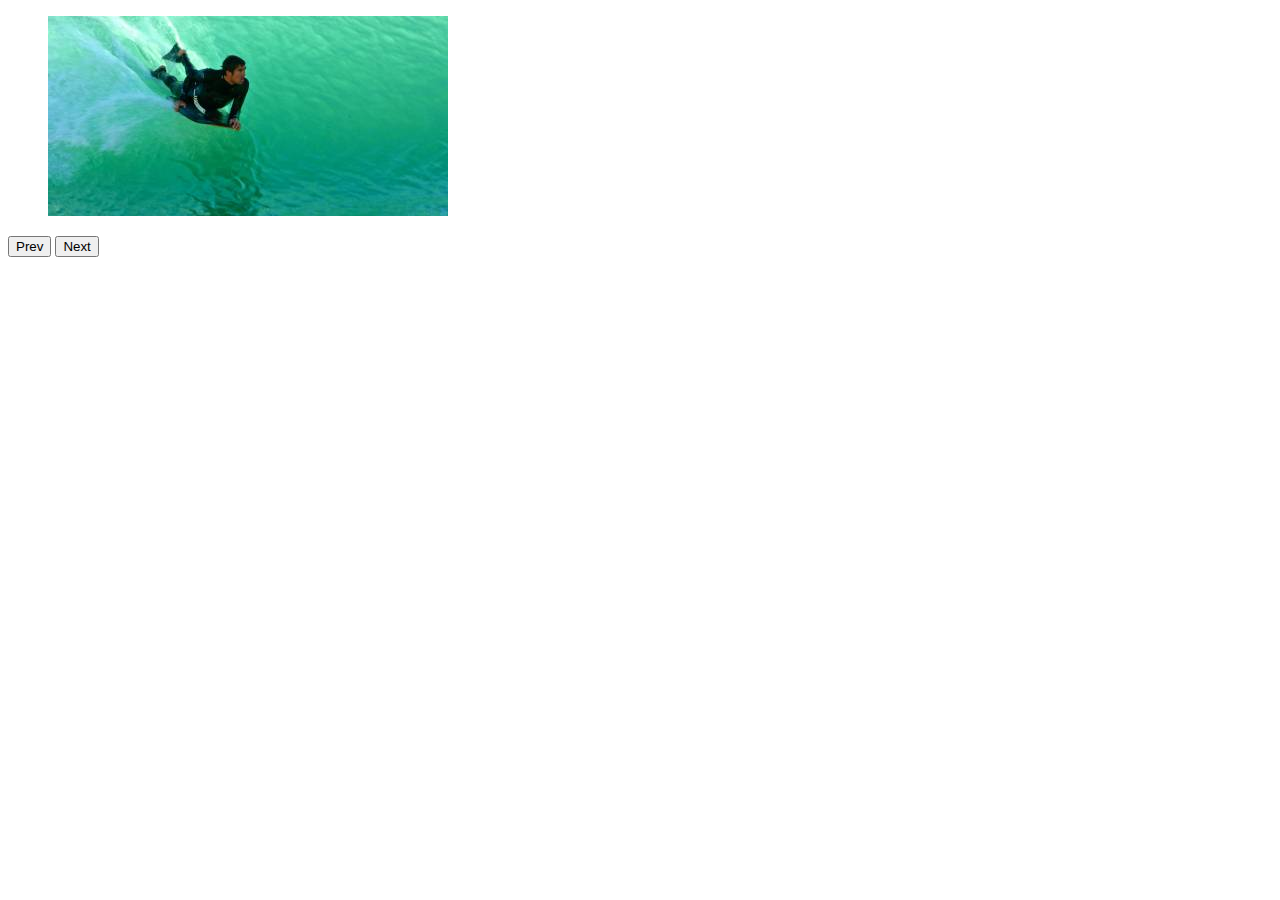
<file: 1_Slider/index.html>
<!DOCTYPE html>
<html lang="en">
<head>
    <meta charset="UTF-8">
    <title>Slider</title>
    <link rel="stylesheet" href="css/style.css">
</head>
<body>

<div class="slider">
    <ul>
        <li><img src="images/1.jpeg"></li>
        <li><img src="images/2.jpeg"></li>
        <li><img src="images/3.jpeg"></li>
        <li><img src="images/4.jpeg"></li>
        <li><img src="images/5.jpeg"></li>
        <li><img src="images/6.jpeg"></li>
    </ul>
    <button id="prevPicture">Prev</button>
    <button id="nextPicture">Next</button>
</div>
<script src="js/app.js" type="text/javascript"></script>
</body>
</html>
</file>
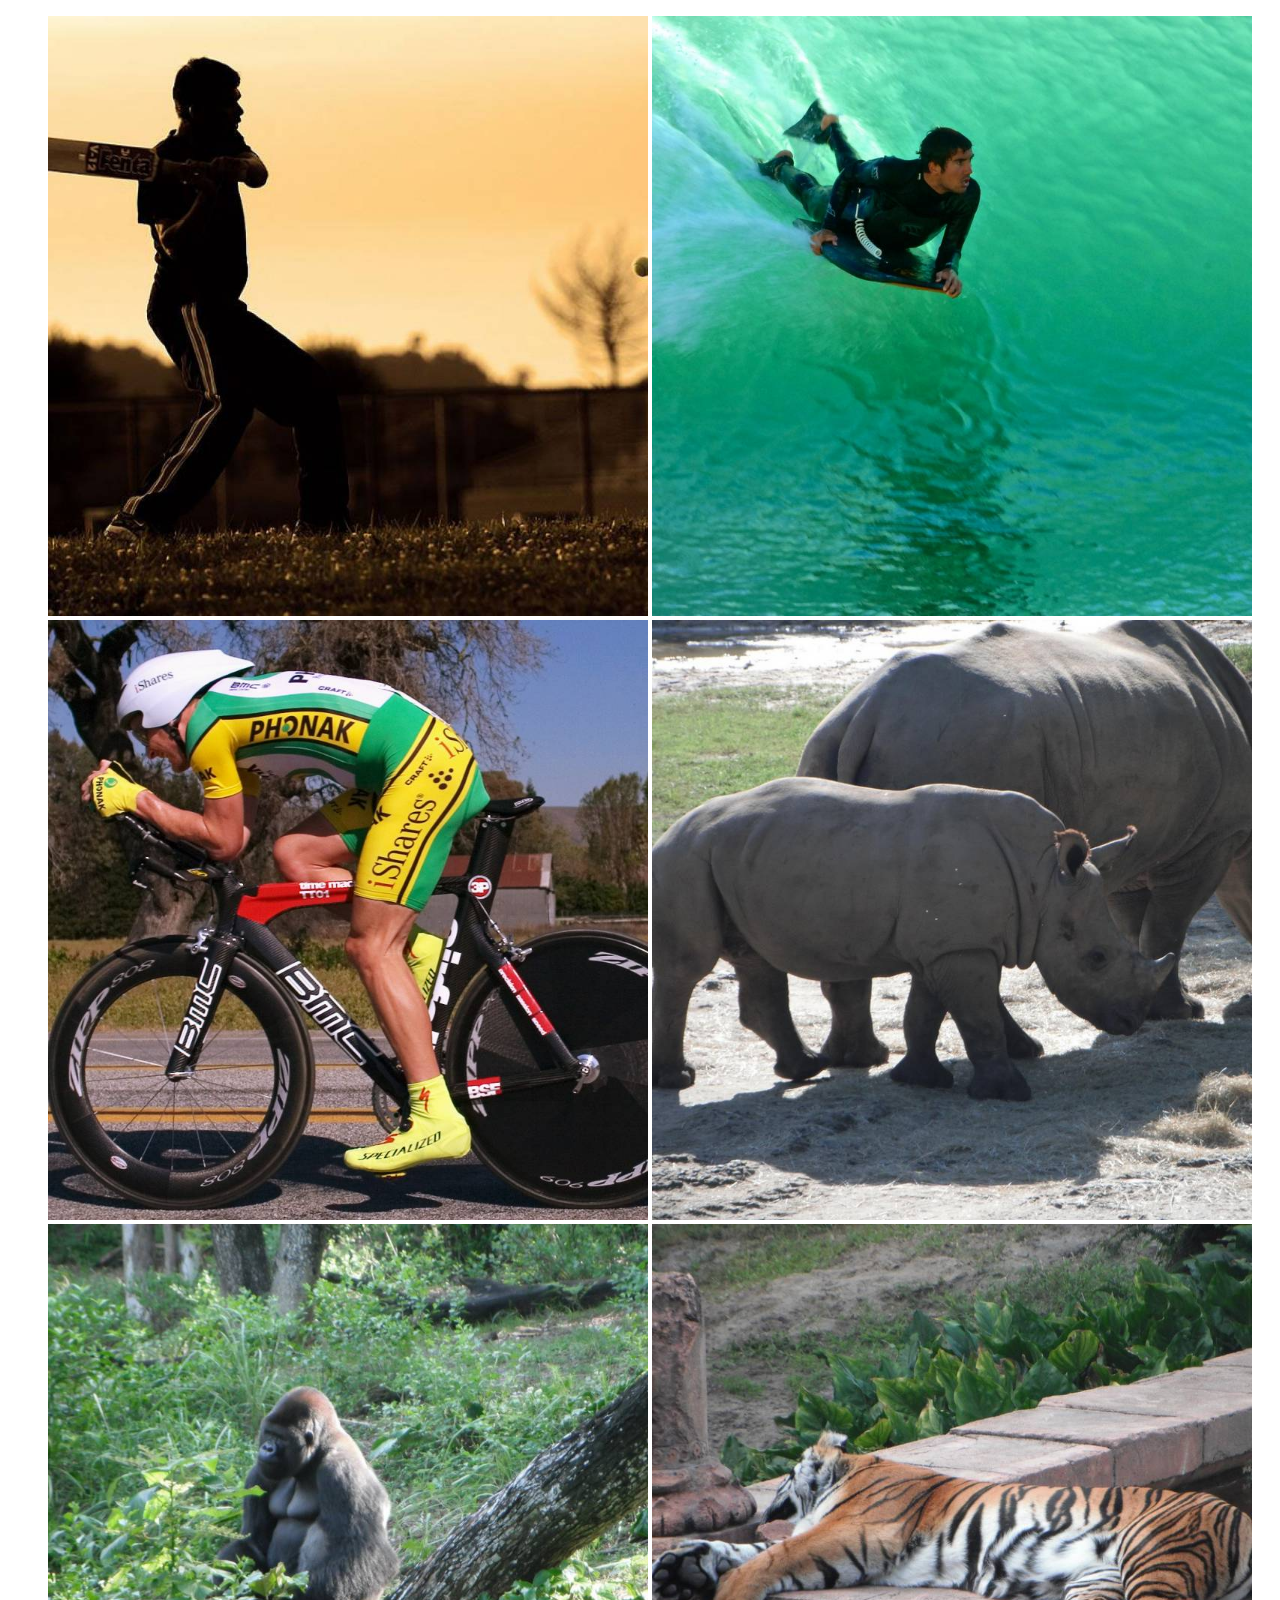
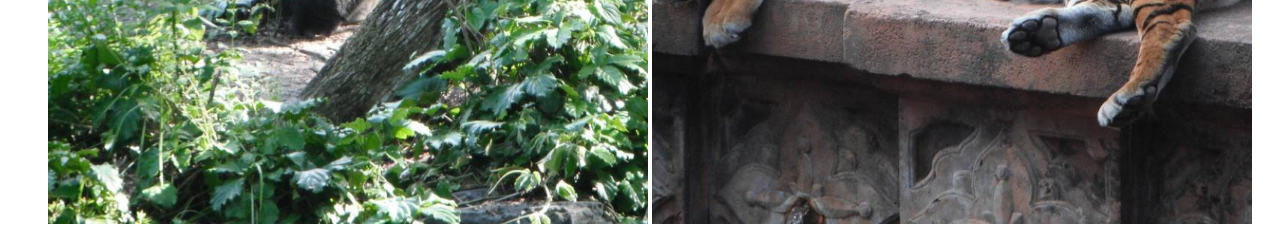
<file: 2_Gallery/index.html>
<!DOCTYPE html>
<html lang="en">
<head>
    <meta charset="UTF-8">
    <title>Gallery</title>
    <link rel="stylesheet" href="css/style.css">
</head>
<body>

<div class = "gallery">
    <ul>
        <li><img src="images/1.jpeg"></li>
        <li><img src="images/2.jpeg"></li>
        <li><img src="images/3.jpeg"></li>
        <li><img src="images/4.jpeg"></li>
        <li><img src="images/5.jpeg"></li>
        <li><img src="images/6.jpeg"></li>
    </ul>
</div>
<script src="js/app.js" type="text/javascript"></script>
</body>
</html>
</file>
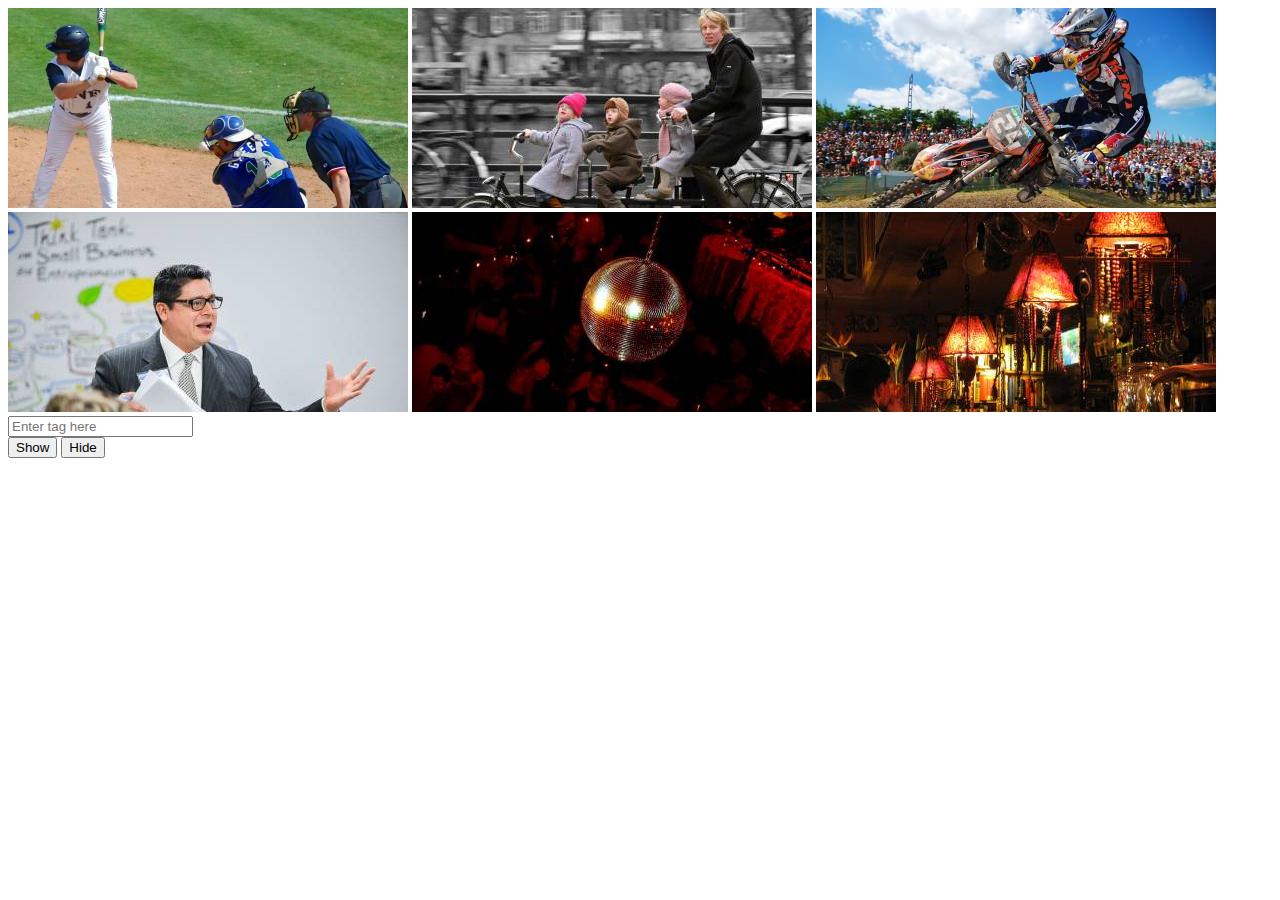
<file: 3_GalleryWithFilter/index.html>
<!DOCTYPE html>
<html lang="en">
<head>
    <meta charset="UTF-8">
    <title>Filter gallery</title>
    <link rel="stylesheet" href="css/style.css">
    <script src="js/app.js" type="text/javascript"></script>
</head>
<body>

<div id="gallery">
    <img data-tag="baseball,sport,people" src="images/1.jpeg">
    <img data-tag="bike,people" src="images/2.jpeg">
    <img data-tag="motorbike,sport,people" src="images/3.jpeg">
    <img data-tag="people" src="images/4.jpeg">
    <img data-tag="people,nightlife" src="images/5.jpeg">
    <img data-tag="nightlife" src="images/6.jpeg">
</div>

<input id="tagInput" type="text" placeholder="Enter tag here">
<br>
<button id="showButton">Show</button>
<button id="hideButton">Hide</button>
</body>
</html>
</file>
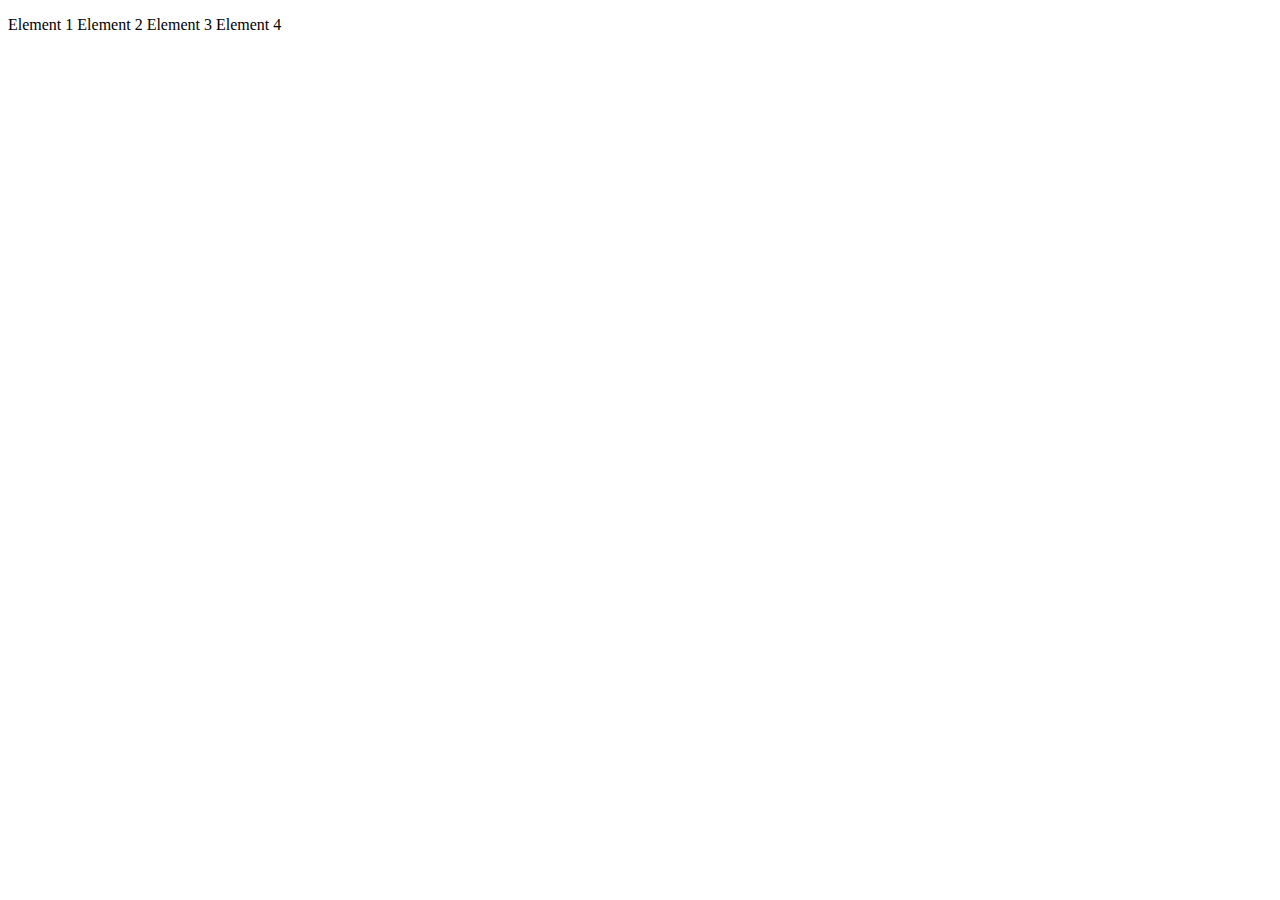
<file: 4_Menu/index.html>
<!DOCTYPE html>
<html lang="pl-PL">
<head>
    <meta charset="UTF-8">
    <title>Dropdown menu</title>
    <link rel="stylesheet" href="css/style.css">
</head>
<body>

<div class="nav">
    <ul>
        <li>Element 1</li>
        <li>Element 2
            <ul>
                <li>Element 2.1</li>
                <li>Element 2.2</li>
                <li>Element 2.3</li>
                <li>Element 2.4</li>
            </ul>
        </li>
        <li>Element 3</li>
        <li>Element 4
            <ul>
                <li>Element 4.1</li>
                <li>Element 4.2</li>
                <li>Element 4.3</li>
                <li>Element 4.4</li>
            </ul>
        </li>
    </ul>
</div>
    <script src="js/app.js" type="text/javascript"></script>
</body>
</html>
</file>
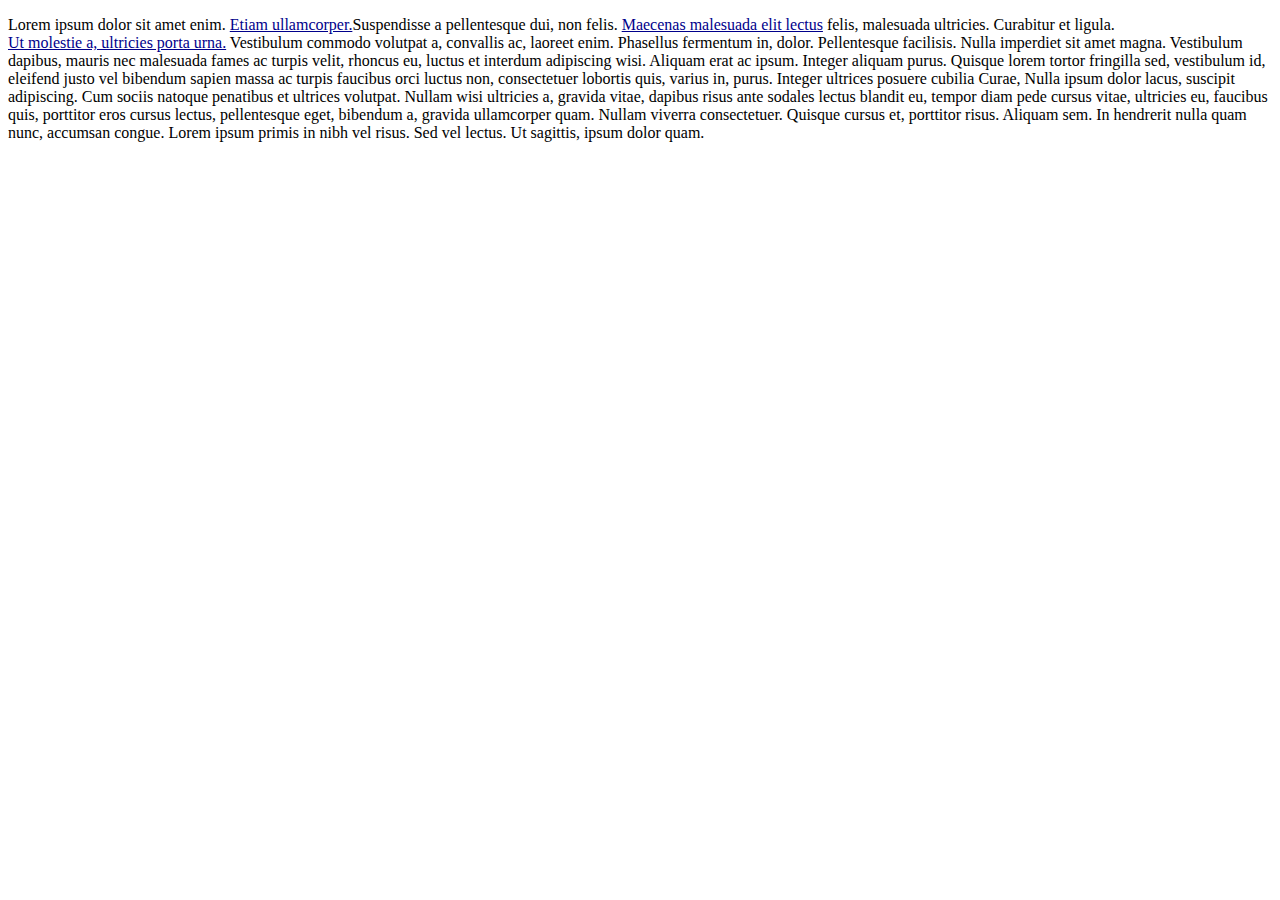
<file: 5_Tooltips/index.html>
<!DOCTYPE html>
<html lang="pl-PL">
<head>
    <meta charset="UTF-8">
    <title>Tooltips</title>
    <link rel="stylesheet" href="css/style.css">
</head>
<body>

<p>
    Lorem ipsum dolor sit amet enim. <span class="tooltip" data-text="To jest text tooltipa"> Etiam ullamcorper.</span>Suspendisse a pellentesque dui, non felis. <span class="tooltip" data-text="Tooltip 2">Maecenas malesuada elit lectus</span> felis, malesuada ultricies. Curabitur et ligula.<span class="tooltip" data-text="Tooltip 3">Ut molestie a, ultricies porta urna.</span> Vestibulum commodo volutpat a, convallis ac, laoreet enim. Phasellus fermentum in, dolor. Pellentesque facilisis. Nulla imperdiet sit amet magna. Vestibulum dapibus, mauris nec malesuada fames ac turpis velit, rhoncus eu, luctus et interdum adipiscing wisi. Aliquam erat ac ipsum. Integer aliquam purus. Quisque lorem tortor fringilla sed, vestibulum id, eleifend justo vel bibendum sapien massa ac turpis faucibus orci luctus non, consectetuer lobortis quis, varius in, purus. Integer ultrices posuere cubilia Curae, Nulla ipsum dolor lacus, suscipit adipiscing. Cum sociis natoque penatibus et ultrices volutpat. Nullam wisi ultricies a, gravida vitae, dapibus risus ante sodales lectus blandit eu, tempor diam pede cursus vitae, ultricies eu, faucibus quis, porttitor eros cursus lectus, pellentesque eget, bibendum a, gravida ullamcorper quam. Nullam viverra consectetuer. Quisque cursus et, porttitor risus. Aliquam sem. In hendrerit nulla quam nunc, accumsan congue. Lorem ipsum primis in nibh vel risus. Sed vel lectus. Ut sagittis, ipsum dolor quam.
</p>

<script src="js/app.js" type="text/javascript"></script>
</body>
</html>
</file>
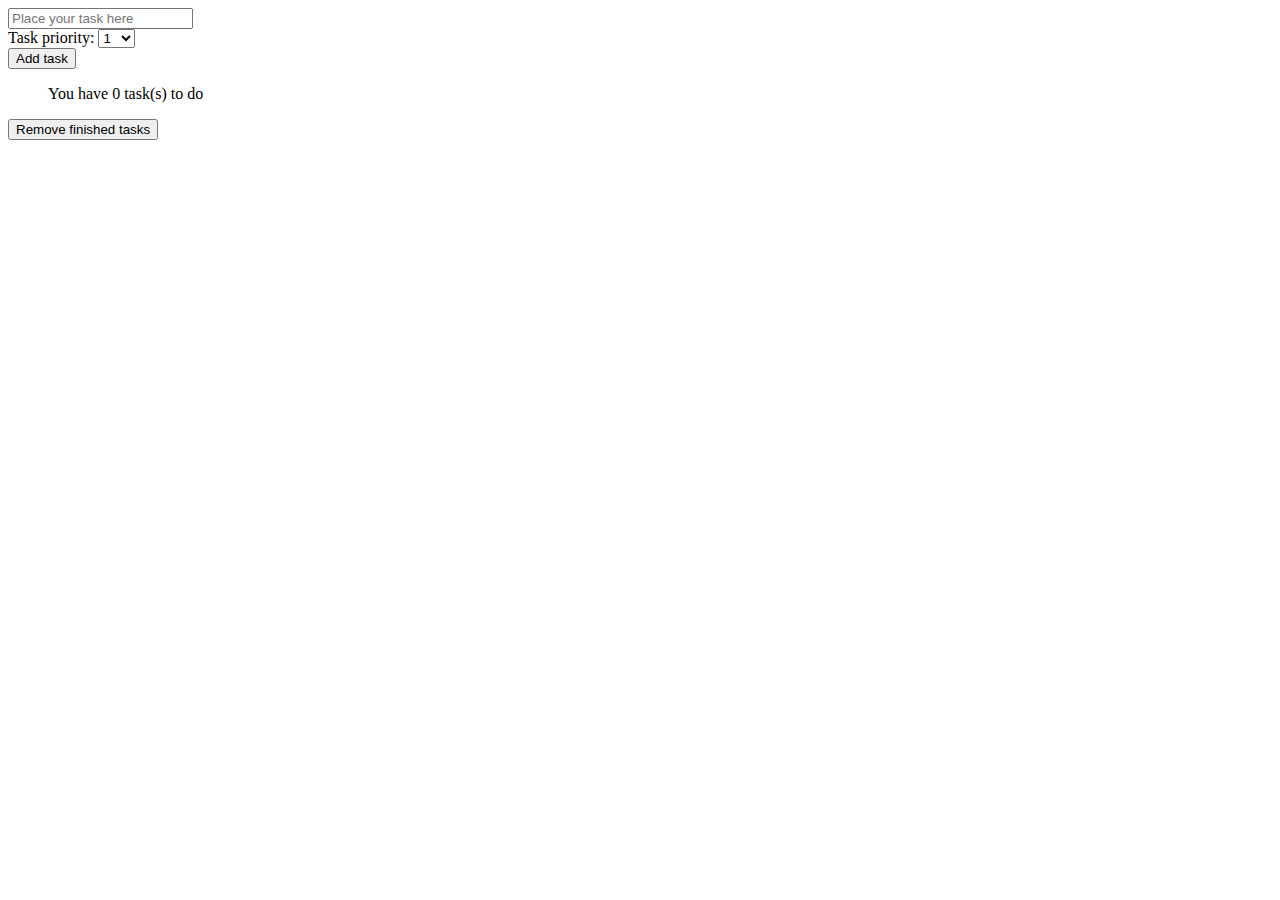
<file: 6_ToDoList/index.html>
<!DOCTYPE html>
<html lang="en">
<head>
    <meta charset="UTF-8">
    <title>ToDO list</title>
    <link rel="stylesheet" href="css/style.css">
</head>
<body>

<input id="taskInput" placeholder="Place your task here"><br>
<span>Task priority: </span>
<select id="priorityInput">
  <option value="1">1</option>
  <option value="2">2</option>
  <option value="3">3</option>
  <option value="4">4</option>
  <option value="5">5</option>
  <option value="6">6</option>
  <option value="7">7</option>
  <option value="8">8</option>
  <option value="9">9</option>
  <option value="10">10</option>
</select><br>
<button id="addTaskButton">Add task</button>

<ul id="taskList">

</ul>

<button id="removeFinishedTasksButton">Remove finished tasks</button>

<script src="js/app.js" type="text/javascript"></script>
</body>
</html>
</file>
<file: 1_Slider/css/style.css>
.slider ul{
    list-style: none;
}

.slider li{
    display: none;
}

.slider .visible{
    display: inline-block;
}
</file>
<file: 2_Gallery/css/style.css>
.gallery ul {
    list-style: none;
}

.gallery li {
    display: inline-block;
}

.gallery li img {
    width: 600px;
    height: 600px;
}

.fullScreen {
    position: fixed;
    width: 100%;
    height: 100%;
    left: 0;
    top: 0;
    z-index: 1;
    background:rgba(255,255,255,0.7);
}
.fullScreen .close {
    display: block;
    margin: auto;
    position: absolute;
    top: 50px;
    left: 50%;
}

.fullScreen img {
    display: block;
    margin: 50px auto;
    width: 800px;
    height: 800px;
}
</file>
<file: 3_GalleryWithFilter/css/style.css>
.invisible {
    display: none;
}
</file>
<file: 4_Menu/css/style.css>
ul {
    padding: 0;
}

.nav ul {
    list-style: none;
    width: 100%;
}

.nav>ul>li {
    display: inline-block;
    position: relative;
}

.nav>ul>li>ul {
    display: none;
    position: absolute;
    width: 300px;
}
</file>
<file: 5_Tooltips/css/style.css>
.tooltip {
    text-decoration: underline;
    color: darkblue;
    position: relative;
    display: inline-block;
}

.tooltipText {
    position: absolute;
    top: 100%;
    display: block;
    background-color: white;
    color: black;
    border: solid black 1px;
    z-index: 1;
}
</file>
<file: 6_ToDoList/css/style.css>
.done {
  color: red;
}
</file>
